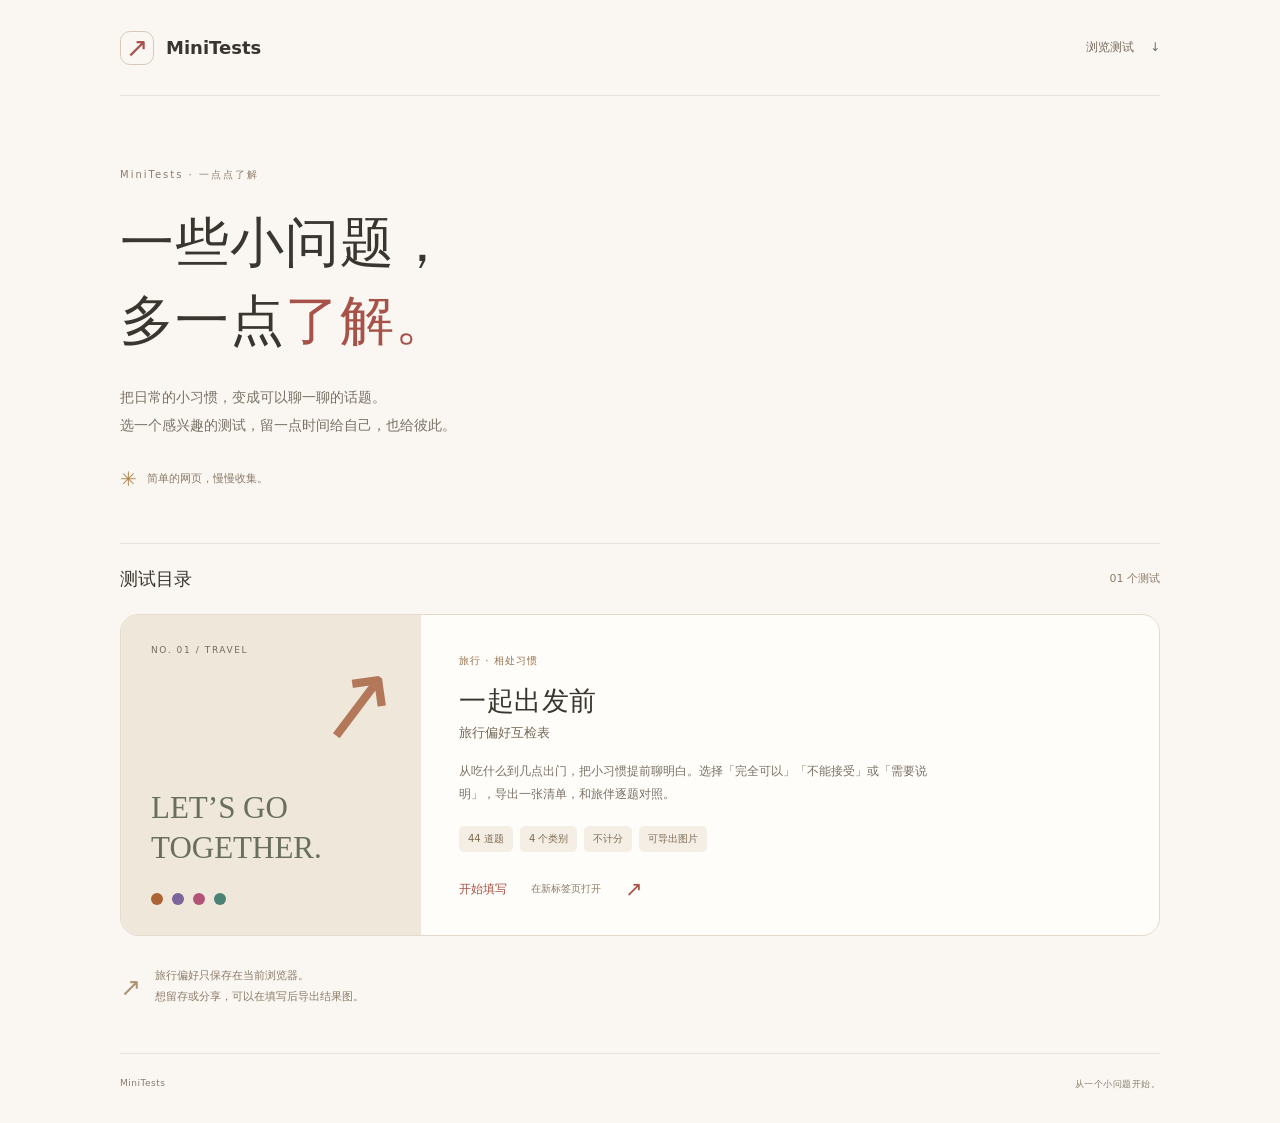
<file: docs/index.html>
<!doctype html>
<html lang="zh-CN">
<head>
  <meta charset="utf-8">
  <meta name="viewport" content="width=device-width,initial-scale=1">
  <meta name="theme-color" content="#faf7f2">
  <meta name="description" content="一个简单测试与问卷的小集合。从旅行偏好开始，用小问题多了解彼此一点。">
  <title>MiniTests</title>
  <link rel="icon" href="favicon.svg" type="image/svg+xml">
  <link rel="stylesheet" href="assets/index.css?v=20261030-3">
  <script src="travel-preference/questions.js?v=explanations-20261031-2" defer></script>
  <script src="assets/index.js?v=explanations-20261031-2" defer></script>
</head>
<body>
  <header class="site-header">
    <a class="brand" href="./" aria-label="MiniTests 首页"><span class="brand-mark" aria-hidden="true">↗</span>MiniTests</a>
    <a class="header-link" href="#tests">浏览测试 <span aria-hidden="true">↓</span></a>
  </header>
  <main id="main">
    <section class="intro" aria-labelledby="page-title">
      <p class="eyebrow">MiniTests · 一点点了解</p>
      <h1 id="page-title">一些小问题，<br>多一点<span>了解。</span></h1>
      <p class="intro-copy">把日常的小习惯，变成可以聊一聊的话题。<br>选一个感兴趣的测试，留一点时间给自己，也给彼此。</p>
      <p class="collection-note"><span aria-hidden="true">✳</span> 简单的网页，慢慢收集。</p>
    </section>
    <section id="tests" class="collection" aria-labelledby="collection-title">
      <div class="section-heading"><h2 id="collection-title">测试目录</h2><span>01 个测试</span></div>
      <a class="test-card" href="travel-preference/" target="_blank" rel="noopener noreferrer" aria-labelledby="travel-title" aria-describedby="travel-description travel-open-note">
        <div class="card-art" aria-hidden="true">
          <span class="card-number">NO. 01 / TRAVEL</span>
          <span class="art-arrow">↗</span>
          <span class="art-title">LET’S GO<br>TOGETHER.</span>
          <div class="color-dots"><i></i><i></i><i></i><i></i></div>
        </div>
        <div class="card-copy">
          <span class="card-category">旅行 · 相处习惯</span>
          <h3 id="travel-title">一起出发前</h3>
          <p class="card-subtitle">旅行偏好互检表</p>
          <p id="travel-description">从吃什么到几点出门，把小习惯提前聊明白。选择「完全可以」「不能接受」或「需要说明」，导出一张清单，和旅伴逐题对照。</p>
          <ul class="card-tags" aria-label="测试特点"><li><span id="travel-question-count">44</span> 道题</li><li><span id="travel-group-count">4</span> 个类别</li><li>不计分</li><li>可导出图片</li></ul>
          <span class="card-action">开始填写 <span id="travel-open-note">在新标签页打开</span><span aria-hidden="true">↗</span></span>
        </div>
      </a>
    </section>
    <aside class="privacy-note" aria-label="填写提示"><span aria-hidden="true">↗</span><p>旅行偏好只保存在当前浏览器。<br>想留存或分享，可以在填写后导出结果图。</p></aside>
  </main>
  <footer><span>MiniTests</span><p>从一个小问题开始。</p></footer>
</body>
</html>
</file>
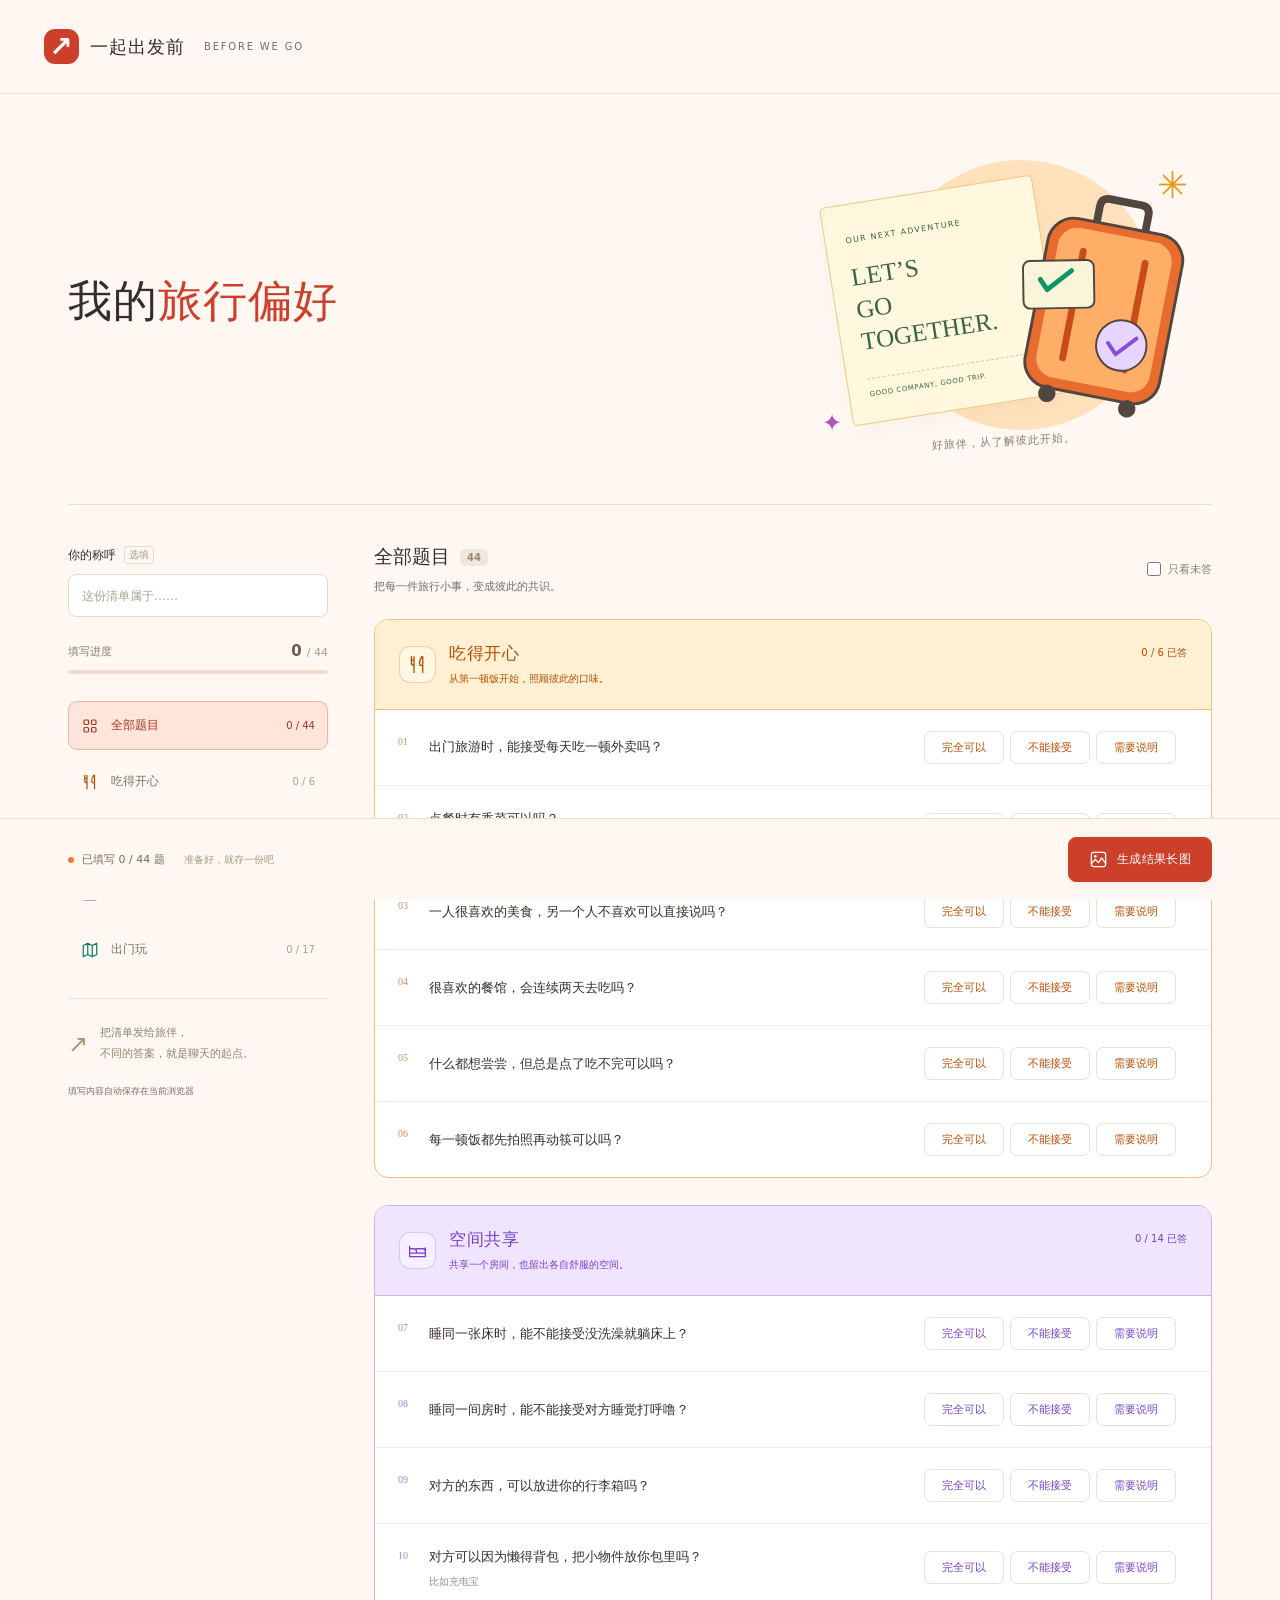
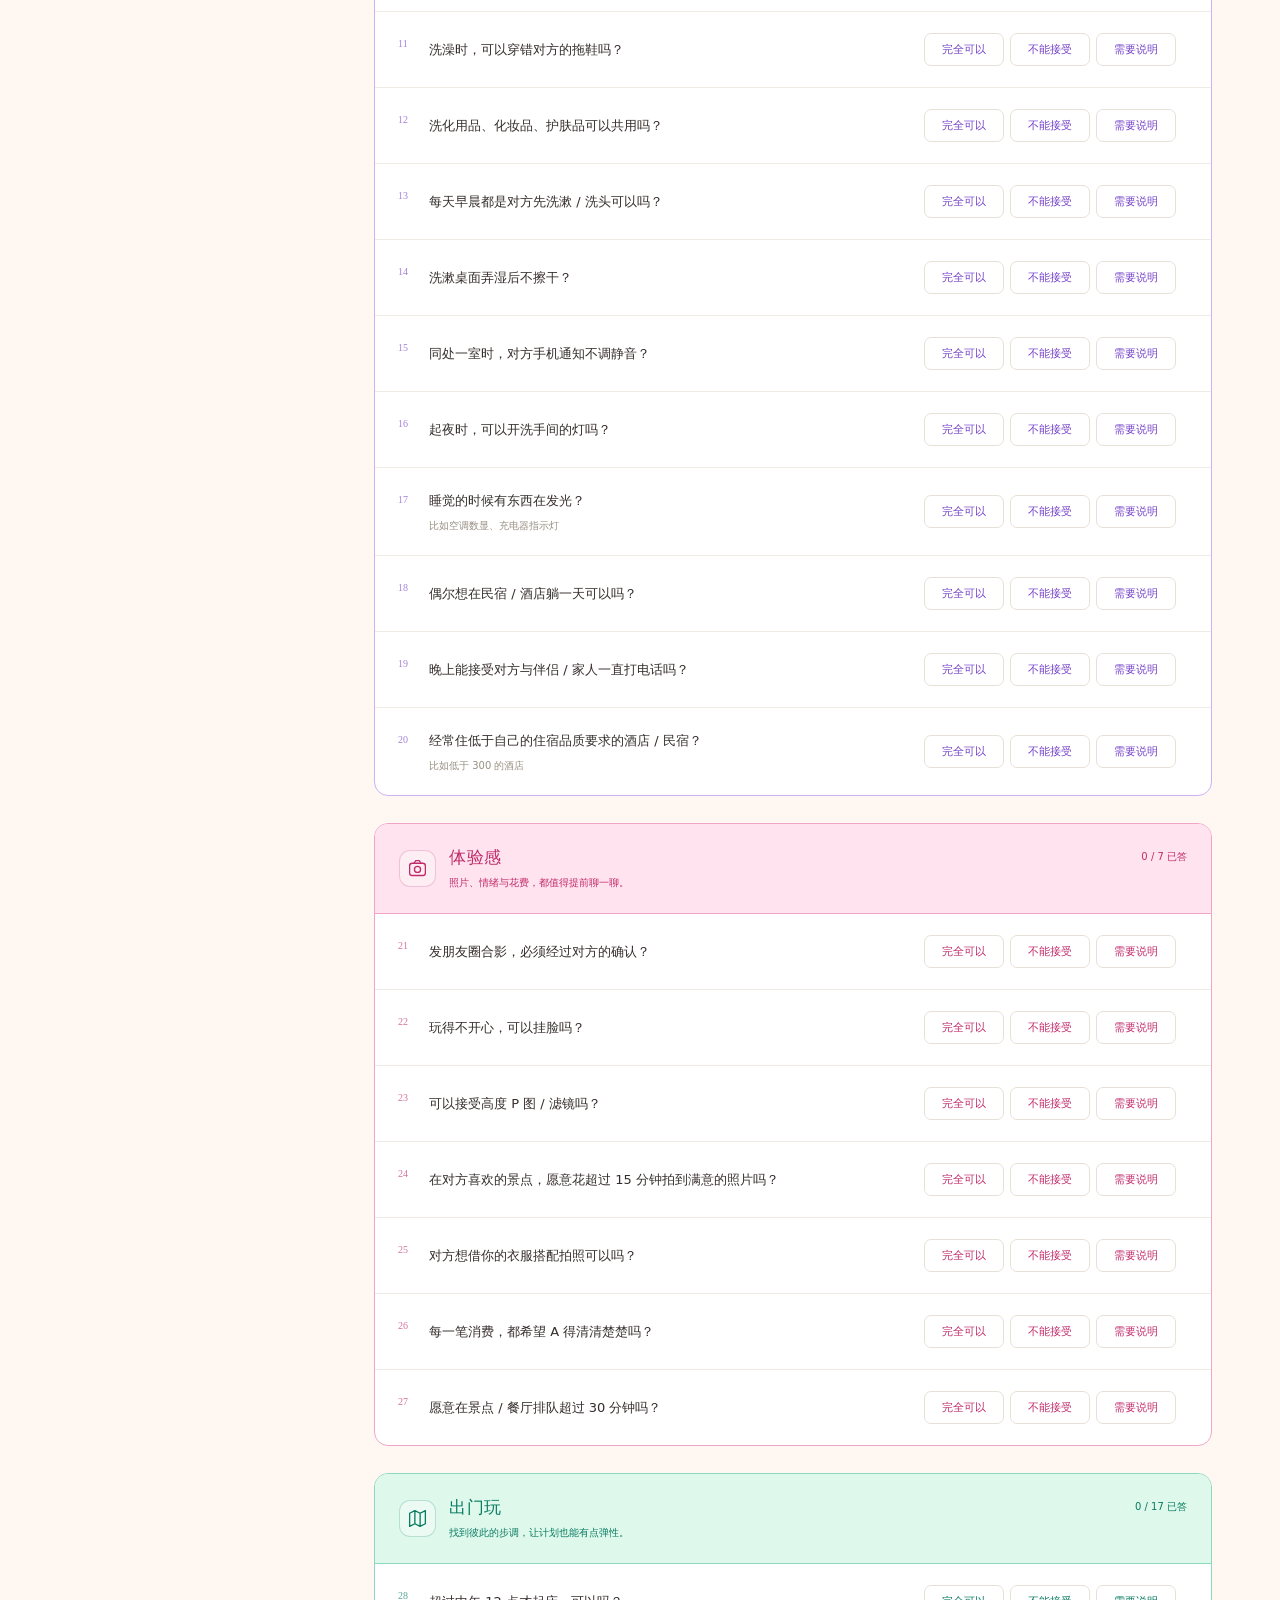
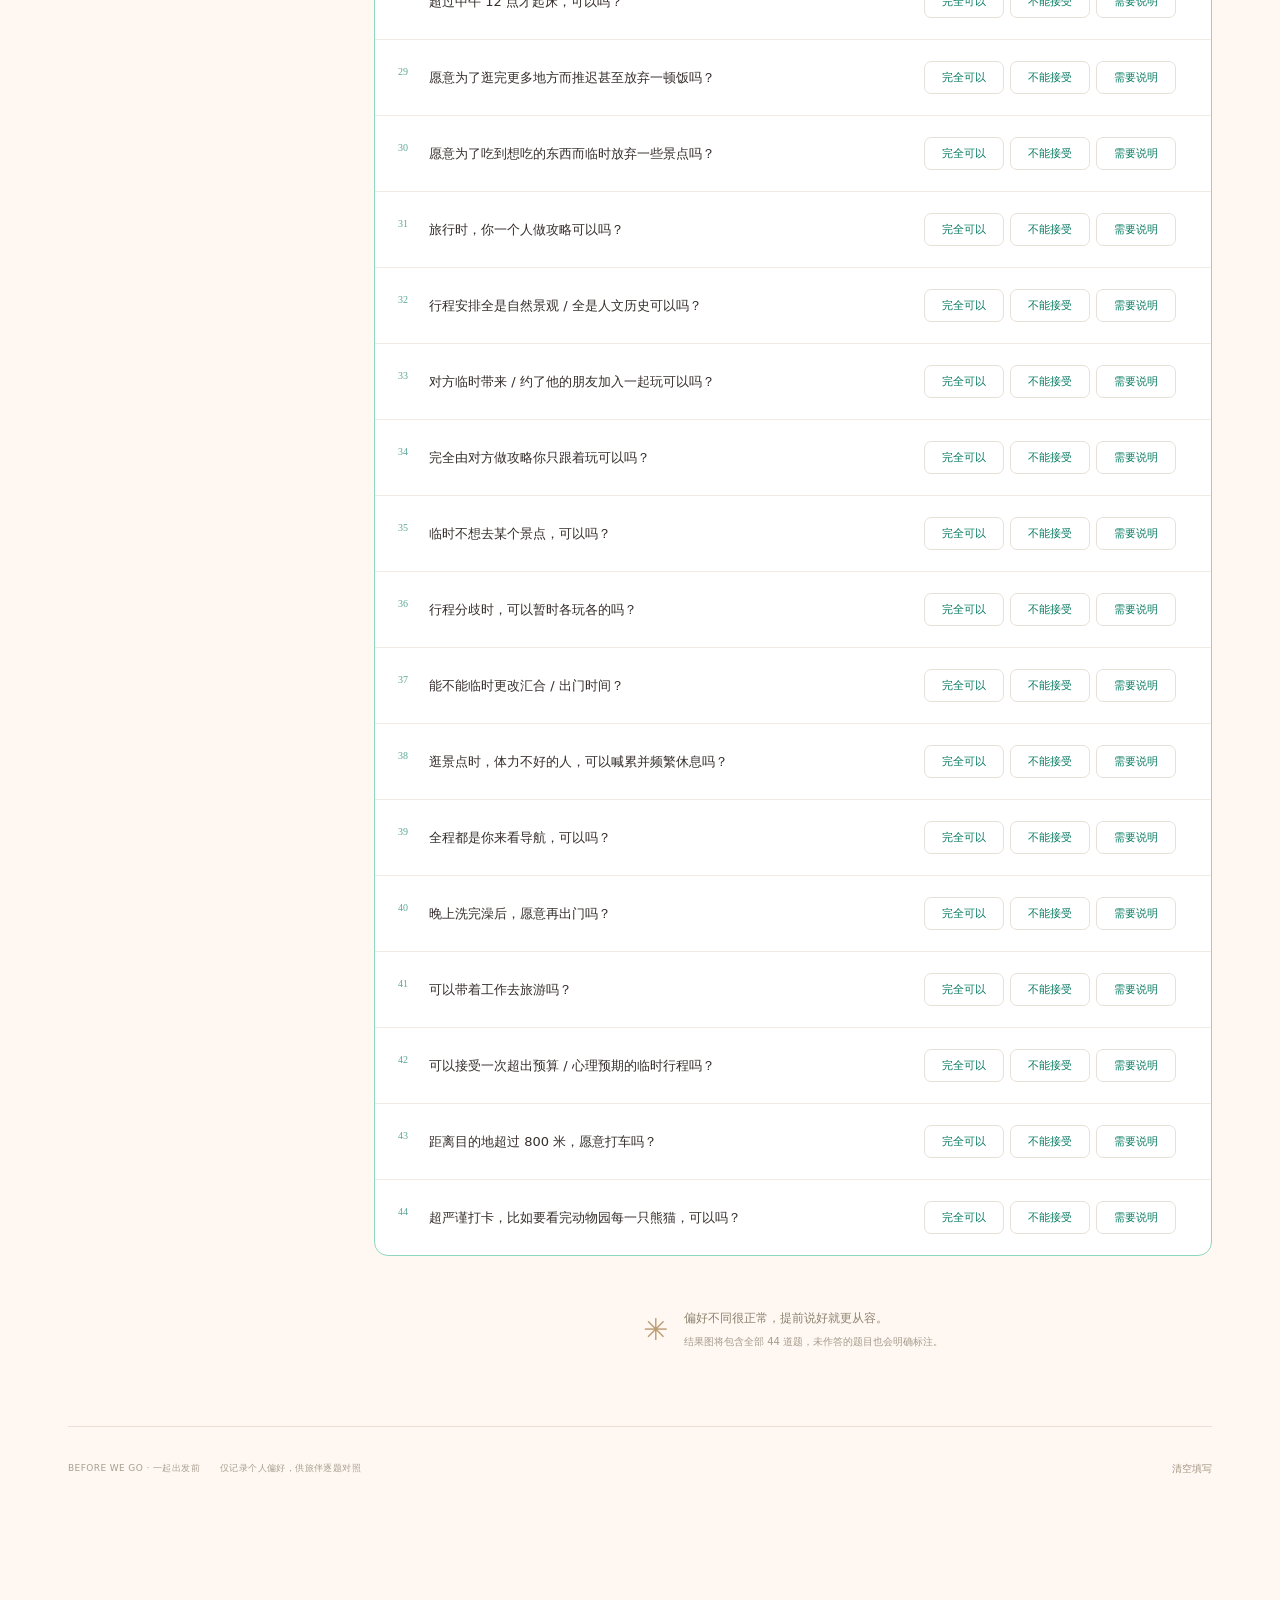
<file: docs/travel-preference/index.html>
<!doctype html>
<html lang="zh-CN">
<head>
  <meta charset="utf-8">
  <meta name="viewport" content="width=device-width,initial-scale=1">
  <meta name="theme-color" content="#fff8f2">
  <meta name="description" content="44 道旅行偏好题，分为吃饭、空间共享、体验感、出门玩四大类。选择完全可以、不能接受，或填写详细说明，生成完整结果长图，长按保存后与旅伴一起对照。">
  <title>一起出发前 · 旅行偏好互检表</title>
  <link rel="icon" href="favicon.svg?v=explanations-20261031-2" type="image/svg+xml">
  <link rel="stylesheet" href="styles.css?v=explanations-20261031-2">
  <script src="questions.js?v=explanations-20261031-2" defer></script>
  <script src="share.js?v=explanations-20261031-2" defer></script>
  <script src="app.js?v=explanations-20261031-2" defer></script>
</head>
<body>
  <header class="site-header">
    <a href="#" class="brand" aria-label="一起出发前，回到顶部"><span class="brand-mark" aria-hidden="true">↗</span>一起出发前<span class="brand-en">BEFORE WE GO</span></a>
  </header>

  <main class="page-shell">
    <section class="hero" aria-labelledby="page-title">
      <div class="hero-copy">
        <h1 id="page-title">我的<span class="title-accent">旅行偏好</span></h1>
      </div>
      <div class="hero-art" aria-hidden="true">
        <div class="art-orbit"></div><span class="art-star star-one">✳</span><span class="art-star star-two">✦</span>
        <div class="ticket"><span>OUR NEXT ADVENTURE</span><strong>LET’S<br>GO TOGETHER.</strong><div class="ticket-line"></div><small>GOOD COMPANY, GOOD TRIP.</small></div>
        <svg class="luggage" viewBox="0 0 200 240"><path d="M77 37V18q0-9 9-9h33q9 0 9 9v19" fill="none" stroke="#51473f" stroke-width="8"/><rect x="31" y="35" width="141" height="177" rx="27" fill="#e76c2e" stroke="#51473f" stroke-width="3"/><rect x="42" y="44" width="119" height="157" rx="20" fill="#ffae68"/><path d="M69 67v112M134 67v112" stroke="#c84c18" stroke-width="7" stroke-linecap="round"/><rect x="14" y="81" width="73" height="49" rx="7" fill="#faf4db" stroke="#51473f" stroke-width="2" transform="rotate(-12 50 105)"/><path d="m31 104 9 9 21-24" fill="none" stroke="#0d9468" stroke-width="5" stroke-linecap="round" stroke-linejoin="round"/><circle cx="60" cy="218" r="9" fill="#51473f"/><circle cx="144" cy="218" r="9" fill="#51473f"/><circle cx="126" cy="155" r="26" fill="#e8d5ff" stroke="#51473f" stroke-width="2"/><path d="m112 155 10 10 18-20" fill="none" stroke="#8250d4" stroke-width="4" stroke-linecap="round" stroke-linejoin="round"/></svg>
        <span class="art-label">好旅伴，从了解彼此开始。</span>
      </div>
    </section>

    <div class="workspace">
      <aside class="sidebar" aria-label="填写设置">
        <label class="name-label" for="respondent">你的称呼 <span>选填</span></label>
        <input id="respondent" maxlength="24" placeholder="这份清单属于……" autocomplete="nickname">
        <div class="progress-heading"><span>填写进度</span><strong id="progress-count">0 <span>/ 44</span></strong></div>
        <div class="progress-track" role="progressbar" aria-label="填写进度" aria-valuemin="0" aria-valuemax="44" aria-valuenow="0"><div id="progress-fill"></div></div>
        <nav class="category-nav" aria-label="题目分类" id="category-nav"></nav>
        <div class="sidebar-note"><span aria-hidden="true">↗</span><p>把清单发给旅伴，<br>不同的答案，就是聊天的起点。</p></div>
        <p class="storage-status" id="storage-status">填写内容自动保存在当前浏览器</p>
      </aside>

      <section class="question-area" aria-label="旅行偏好题目">
        <div class="list-toolbar"><div><h2 id="list-title">全部题目<span>44</span></h2><p id="list-subtitle">把每一件旅行小事，变成彼此的共识。</p></div><label class="unanswered-filter"><input type="checkbox" id="unanswered-filter"><span>只看未答</span></label></div>
        <div id="question-list"></div>
        <div class="empty-state" id="empty-state" hidden><span>✓</span><h3>这一部分，已经填好啦</h3><p>取消「只看未答」可查看或修改你的选择。</p></div>
        <div class="end-note"><span>✳</span><p>偏好不同很正常，提前说好就更从容。<br><small>结果图将包含全部 <span data-question-count>44</span> 道题，未作答的题目也会明确标注。</small></p></div>
      </section>
    </div>
  </main>

  <footer class="site-footer"><span>BEFORE WE GO · 一起出发前</span><p>仅记录个人偏好，供旅伴逐题对照</p><button class="quiet-button" id="reset-button">清空填写</button></footer>
  <div class="action-dock"><div class="dock-inner"><div class="dock-status"><span class="status-dot"></span><span id="dock-progress">已填写 0 / 44 题</span><small>准备好，就存一份吧</small></div><div class="dock-actions"><button class="primary-button" id="export-button"><svg viewBox="0 0 24 24" aria-hidden="true"><rect x="3" y="3" width="18" height="18" rx="3"/><circle cx="8" cy="8" r="1"/><path d="m3 17 5-5 4 4 4-6 5 7"/></svg><span>生成结果长图</span></button></div></div></div>

  <dialog id="result-dialog" class="result-dialog" aria-labelledby="result-title" aria-describedby="result-description save-hint">
    <div class="dialog-header"><div><h2 id="result-title">我的旅行偏好 · 结果长图</h2><p id="result-description"></p></div><button class="close-button" data-close="result-dialog" aria-label="关闭结果预览" autofocus>×</button></div>
    <div class="result-image-wrap" role="region" aria-label="结果长图，可上下滑动" tabindex="0"><img id="result-image" alt="包含全部 44 道题及所选偏好的结果长图"></div>
    <div class="dialog-actions"><p class="save-hint" id="save-hint"><strong>长按图片，保存到手机相册</strong><span>上下滑动查看完整结果</span></p><a class="secondary-button desktop-download" id="save-preview-link" download>下载 PNG 图片 ↓</a></div>
  </dialog>
  <dialog id="reset-dialog" class="reset-dialog" aria-labelledby="reset-title"><button class="close-button" data-close="reset-dialog" aria-label="取消清空">×</button><span class="reset-symbol" aria-hidden="true">↺</span><h2 id="reset-title">重新填写这份清单？</h2><p>称呼、全部答案和详细说明都会清空。已经下载的结果图不受影响。</p><div class="reset-actions"><button class="secondary-button" data-close="reset-dialog">保留填写</button><button class="primary-button" id="confirm-reset">确认清空</button></div></dialog>
  <div id="toast" class="toast" role="status" aria-live="polite"></div>
  <noscript><div class="noscript-note">请启用 JavaScript，以便填写清单和导出结果图。</div></noscript>
</body>
</html>
</file>
<file: docs/assets/index.css>
:root {
  color-scheme: light;
  font-family: "Microsoft YaHei", "PingFang SC", system-ui, sans-serif;
  color: #39352f;
  background: #faf7f2;
  font-synthesis: none;
  scroll-behavior: smooth;
}
* { box-sizing: border-box; }
body { margin: 0; }
a { color: inherit; text-decoration: none; }
a:focus-visible { outline: 3px solid #a75248; outline-offset: 6px; }
.site-header, main, footer { width: min(100% - 48px, 1040px); margin-inline: auto; }
.site-header { min-height: 96px; display: flex; justify-content: space-between; align-items: center; border-bottom: 1px solid #e8e2d9; gap: 24px; }
.brand { display: inline-flex; align-items: center; gap: 12px; font-size: 18px; font-weight: 600; }
.brand-mark { width: 34px; height: 34px; display: grid; place-items: center; border: 1px solid #d8cab7; border-radius: 10px; font-size: 27px; font-weight: 400; color: #a75248; }
.header-link { font-size: 12px; color: #786c5c; padding: 12px 0; }
.header-link span { margin-left: 12px; }
.intro { padding-block: 72px 52px; }
.eyebrow { font-size: 10px; letter-spacing: 2px; color: #8d7c6c; margin: 0 0 22px; }
h1 { font-size: clamp(36px, 5vw, 54px); line-height: 1.45; letter-spacing: 1px; font-weight: 600; margin: 0 0 22px; }
h1 span { color: #a75248; }
.intro-copy { font-size: 14px; line-height: 2; color: #797166; margin: 0; }
.collection-note { display: flex; align-items: center; gap: 10px; font-size: 11px; color: #8b7b68; margin: 28px 0 0; }
.collection-note span { font-size: 20px; color: #b58a51; }
.collection { scroll-margin-top: 24px; }
.section-heading { display: flex; align-items: center; justify-content: space-between; gap: 16px; padding-block: 23px; border-top: 1px solid #e8e2d9; }
.section-heading h2 { font-size: 18px; font-weight: 600; margin: 0; }
.section-heading > span { font-size: 11px; color: #8b7b68; }
.test-card { display: grid; grid-template-columns: 300px 1fr; border: 1px solid #e4dbce; border-radius: 18px; overflow: hidden; background: #fffdf9; transition: border-color .2s, box-shadow .2s; }
.test-card:hover { border-color: #bc977f; box-shadow: 0 8px 26px #6e503510; }
.card-art { background: #eee7da; min-height: 320px; padding: 30px; position: relative; overflow: hidden; display: flex; flex-direction: column; align-items: flex-start; }
.card-number { color: #786c5a; font-size: 9px; letter-spacing: 1.6px; }
.art-arrow { font-size: 100px; line-height: 1; color: #b3775a; position: absolute; top: 39px; right: 22px; transform: rotate(-8deg); }
.art-title { font-family: Georgia, serif; font-size: 31px; line-height: 1.3; color: #68705b; margin-top: auto; padding-top: 94px; z-index: 1; }
.color-dots { display: flex; gap: 9px; margin-top: 25px; }
.color-dots i { width: 12px; height: 12px; border-radius: 50%; background: #ad6335; }
.color-dots i:nth-child(2) { background: #7c659a; }
.color-dots i:nth-child(3) { background: #b25478; }
.color-dots i:nth-child(4) { background: #4b8275; }
.card-copy { padding: 34px 38px; }
.card-category { color: #987350; font-size: 10px; letter-spacing: 1px; }
.card-copy h3 { margin: 15px 0 5px; font-size: 27px; font-weight: 600; letter-spacing: .5px; }
.card-subtitle { font-size: 13px; color: #756959; margin: 0 0 18px; }
#travel-description { max-width: 470px; font-size: 12px; color: #797166; line-height: 1.95; margin: 0; }
.card-tags { padding: 0; margin: 20px 0 25px; display: flex; flex-wrap: wrap; gap: 7px; list-style: none; }
.card-tags li { font-size: 10px; padding: 6px 9px; background: #f4eee5; color: #7f6c53; border-radius: 5px; }
.card-action { font-size: 12px; font-weight: 600; color: #a75248; display: inline-flex; align-items: center; gap: 24px; }
.card-action > span { font-size: 21px; font-weight: 400; }
.card-action #travel-open-note { font-size: 10px; color: #8b7b68; font-weight: 400; }
.privacy-note { display: flex; gap: 14px; align-items: center; color: #8b7b68; padding-block: 30px 45px; }
.privacy-note > span { font-size: 25px; color: #ae9271; }
.privacy-note p { font-size: 11px; line-height: 1.9; margin: 0; }
footer { border-top: 1px solid #e8e2d9; padding-block: 24px 32px; display: flex; justify-content: space-between; gap: 16px; font-size: 9px; color: #877c6e; letter-spacing: .5px; }
footer p { margin: 0; }
@media (max-width: 700px) {
  .site-header, main, footer { width: calc(100% - 40px); }
  .site-header { min-height: 76px; }
  .brand { font-size: 16px; gap: 9px; }
  .header-link { font-size: 11px; }
  .intro { padding-block: 44px 36px; }
  .eyebrow { font-size: 9px; margin-bottom: 18px; }
  h1 { font-size: 37px; margin-bottom: 18px; }
  .intro-copy { font-size: 12px; }
  .collection-note { margin-top: 21px; font-size: 10px; }
  .test-card { grid-template-columns: 1fr; border-radius: 14px; }
  .card-art { min-height: 208px; padding: 24px; }
  .art-title { padding-top: 38px; font-size: 26px; }
  .art-arrow { font-size: 93px; top: 30px; right: 26px; }
  .color-dots { margin-top: 17px; }
  .card-copy { padding: 27px 24px; }
  .card-copy h3 { font-size: 25px; }
  .card-tags { gap: 6px; }
  .privacy-note { padding-block: 25px 34px; }
  footer { font-size: 8px; }
}
@media (prefers-reduced-motion: reduce) {
  :root { scroll-behavior: auto; }
  * { transition: none !important; }
}
</file>
<file: docs/travel-preference/styles.css>
:root{--paper:#fff8f2;--ink:#352d2b;--muted:#756b65;--line:#eeded3;--primary:#cc402b;--food:#b94c00;--food-bg:#fff0d4;--space:#7442c8;--space-bg:#efe5ff;--experience:#c02b6b;--experience-bg:#ffe3ee;--outing:#087b61;--outing-bg:#dff8ec;font-family:"Microsoft YaHei","PingFang SC",system-ui,sans-serif;color:var(--ink);background:var(--paper);font-synthesis:none;scroll-behavior:smooth}
*{box-sizing:border-box}body{margin:0}button,input{font:inherit}button,a,input{-webkit-tap-highlight-color:transparent}button{cursor:pointer}button:disabled{cursor:wait;opacity:.6}a{color:inherit;text-decoration:none}button:focus-visible,a:focus-visible,input:focus-visible{outline:3px solid #cc402b66;outline-offset:4px}button svg{width:19px;height:19px;fill:none;stroke:currentColor;stroke-width:1.6;stroke-linecap:round;stroke-linejoin:round}button{transition:background .18s,transform .18s,border-color .18s}button:active{transform:translateY(1px)}[hidden]{display:none!important}
.site-header{max-width:1280px;margin:auto;height:94px;display:flex;align-items:center;justify-content:space-between;padding:0 44px;border-bottom:1px solid var(--line)}.brand{display:flex;align-items:center;gap:11px;font-weight:700;font-size:18px;letter-spacing:1px}.brand-mark{width:35px;height:35px;background:var(--primary);color:#ffffff;display:grid;place-items:center;border-radius:11px;font-size:28px;line-height:1}.brand-en{font-size:10px;color:var(--muted);margin-left:8px;font-weight:500;letter-spacing:1.8px}.quiet-button{border:0;background:none;display:inline-flex;align-items:center;justify-content:center;gap:7px;color:#706b63;font-size:13px;padding:10px 0}.quiet-button:hover{color:var(--primary)}.page-shell{max-width:1192px;margin:auto;padding:0 24px}.hero{display:flex;align-items:center;justify-content:space-between;padding:62px 0 58px;gap:25px}.eyebrow{font-size:10px;letter-spacing:2px;font-weight:600;color:#8d7c6c;display:inline-flex;align-items:center;gap:9px}.hero h1{font-size:44px;line-height:1.45;letter-spacing:1px;font-weight:650;margin:18px 0}.title-accent{color:var(--primary)}.hero-art{position:relative;flex:0 0 390px;height:290px}.art-orbit{position:absolute;width:270px;height:270px;border-radius:50%;background:#ffe1bc;top:4px;left:64px}.ticket{position:absolute;background:#fff8de;border:1px solid #f0c880;box-shadow:0 8px 20px #7e71550b;width:215px;top:34px;left:13px;height:221px;transform:rotate(-9deg);border-radius:5px;padding:23px 20px;color:#386543}.ticket>span{font-size:8px;letter-spacing:1.3px}.ticket strong{display:block;font-family:Georgia,serif;font-weight:500;font-size:25px;line-height:1.3;margin:15px 0}.ticket-line{border-top:1px dashed #ccc8b3;margin-top:20px}.ticket small{font-size:7px;letter-spacing:.6px;display:block;margin-top:11px}.luggage{position:absolute;width:194px;top:35px;right:12px;transform:rotate(11deg)}.art-star{position:absolute;font-size:37px;z-index:2}.star-one{right:24px;top:8px;color:#e79c19}.star-two{left:0;bottom:9px;color:#ae55b9;font-size:24px}.art-label{position:absolute;bottom:-3px;left:110px;transform:rotate(-3deg);font-size:11px;color:#8b7e6b;letter-spacing:1px}
.workspace{display:grid;grid-template-columns:260px minmax(0,1fr);gap:46px;align-items:start;border-top:1px solid var(--line);padding-top:36px}.sidebar{position:sticky;top:24px;padding:5px 0 0}.name-label{font-size:12px;display:flex;align-items:center;gap:8px;margin-bottom:10px}.name-label span{font-size:10px;color:#a49a8d;border:1px solid #e3dbce;border-radius:3px;padding:1px 4px}#respondent{width:100%;background:#ffffff;border:1px solid #e3dbcf;border-radius:8px;padding:12px 13px;font-size:12px;color:var(--ink);height:43px}#respondent::placeholder{color:#aaa092}.progress-heading{display:flex;align-items:center;justify-content:space-between;font-size:11px;color:#877d71;margin:25px 0 10px}.progress-heading strong{font-size:15px;color:#6c5a4c;font-weight:550}.progress-heading strong span{color:#a99d91;font-size:11px;font-weight:400}.progress-track{height:4px;background:#f2dbce;border-radius:3px;overflow:hidden}.progress-track>div{height:100%;background:#cc402b;border-radius:3px;transition:width .25s;width:0}.category-nav{display:flex;flex-direction:column;gap:7px;margin-top:27px}.category-button{border:1px solid transparent;background:none;color:#777064;border-radius:9px;display:flex;align-items:center;text-align:left;gap:12px;padding:12px;font-size:12px;min-height:49px}.category-button:hover{background:#fff0e3}.category-button.active{background:#ffe5dc;border-color:#edb4a4;color:#a73422}.category-button .nav-icon{display:grid;place-items:center}.nav-icon svg{width:18px;height:18px}.category-button .category-count{margin-left:auto;color:#aaa08f;font-size:10px;font-variant-numeric:tabular-nums}.category-button.active .category-count{color:#a73422}.category-button[data-group=food]{--accent:var(--food);--tint:var(--food-bg)}.category-button[data-group=space]{--accent:var(--space);--tint:var(--space-bg)}.category-button[data-group=experience]{--accent:var(--experience);--tint:var(--experience-bg)}.category-button[data-group=outing]{--accent:var(--outing);--tint:var(--outing-bg)}.category-button:not([data-group=all]) .nav-icon{color:var(--accent)}.category-button:not([data-group=all]).active{background:var(--tint);color:var(--accent);border-color:color-mix(in srgb,var(--accent) 20%,transparent)}.sidebar-note{margin:24px 0 0;padding-top:24px;border-top:1px solid var(--line);display:flex;gap:12px;align-items:center;color:#8c826f}.sidebar-note>span{font-size:24px;color:#ae9271}.sidebar-note p{font-size:11px;line-height:1.9;margin:0}.storage-status{font-size:9px;color:#756b65;margin-top:19px;line-height:1.7}.list-toolbar{display:flex;justify-content:space-between;align-items:center;margin:0 0 25px;padding:3px 0 0}.list-toolbar h2{font-size:19px;font-weight:600;margin:0;display:flex;gap:10px;align-items:center}.list-toolbar h2 span{font-size:10px;color:#988570;background:#eee8de;border-radius:5px;padding:3px 7px}.list-toolbar p{font-size:11px;color:var(--muted);margin:9px 0 0}.unanswered-filter{font-size:11px;color:#8a7e6d;display:flex;align-items:center;gap:7px;white-space:nowrap;cursor:pointer;margin-left:14px}.unanswered-filter input{accent-color:var(--primary);width:14px;height:14px;margin:0}.question-group{margin-bottom:27px;border:1px solid var(--border);border-radius:14px;overflow:hidden;background:#ffffff;--accent:var(--food);--tint:var(--food-bg);--border:#f0c17a}.question-group[data-group=space]{--accent:var(--space);--tint:var(--space-bg);--border:#cbb2f5}.question-group[data-group=experience]{--accent:var(--experience);--tint:var(--experience-bg);--border:#f1a6c7}.question-group[data-group=outing]{--accent:var(--outing);--tint:var(--outing-bg);--border:#8dd7bc}.group-heading{background:var(--tint);padding:22px 24px;display:flex;align-items:center;gap:13px;border-bottom:1px solid var(--border)}.group-icon{display:grid;place-items:center;width:37px;height:37px;border:1px solid color-mix(in srgb,var(--accent) 22%,transparent);border-radius:11px;color:var(--accent);background:#ffffff60}.group-icon svg{width:21px;height:21px;fill:none;stroke:currentColor;stroke-width:1.5;stroke-linecap:round;stroke-linejoin:round}.group-heading h3{font-size:17px;color:var(--accent);margin:0 0 6px;letter-spacing:.5px;font-weight:600}.group-heading p{font-size:10px;color:var(--accent);opacity:1;margin:0;line-height:1.6}.group-total{margin-left:auto;color:var(--accent);font-size:10px;white-space:nowrap;align-self:flex-start;margin-top:4px;opacity:1}.question-row{display:flex;align-items:center;gap:14px;padding:21px 23px;position:relative;flex-wrap:wrap}.question-row+.question-row{border-top:1px solid #f0ece5}.question-number{align-self:flex-start;font-size:10px;font-family:Georgia,serif;font-variant-numeric:tabular-nums;color:var(--accent);margin-top:5px;opacity:.65;min-width:17px}.question-copy{flex:1;min-width:0;margin:0;border:0;padding:0}.question-copy legend{font-size:13px;line-height:1.85;font-weight:500;padding:0;max-width:100%}.question-note{font-size:10px;color:#999083;margin:4px 0 0;line-height:1.7}.answer-controls{display:flex;gap:6px;flex-shrink:0;align-items:center}.answer-option{display:block;position:relative;cursor:pointer}.answer-option input{position:absolute;opacity:0;width:1px;height:1px}.answer-option span{display:flex;align-items:center;justify-content:center;min-width:80px;height:33px;border:1px solid #e6e0d7;border-radius:7px;background:#ffffff;font-size:11px;color:var(--accent);font-weight:600;letter-spacing:0;transition:all .15s}.answer-option:hover span{border-color:var(--accent);color:var(--accent)}.answer-option input:checked+span{background:var(--accent);border-color:var(--accent);color:white}.answer-option input:focus-visible+span{outline:3px solid var(--accent);outline-offset:3px}.clear-answer{height:22px;width:20px;padding:0;line-height:1;border:0;background:none;color:#aaa093;font-size:17px;opacity:0;pointer-events:none;margin-right:-14px}.question-row.answered .clear-answer{opacity:.7;pointer-events:auto}.clear-answer:hover{color:var(--accent)}.empty-state{text-align:center;padding:65px 20px;background:#ffffff;border:1px dashed #dacfbd;border-radius:14px;color:#827561}.empty-state>span{font-size:24px}.empty-state h3{font-size:17px}.empty-state p{font-size:12px}.end-note{display:flex;justify-content:center;align-items:center;gap:16px;margin:39px 0 29px;color:#8d826e}.end-note>span{font-size:30px;color:#bd9d76}.end-note p{font-size:12px;line-height:1.9}.end-note small{font-size:10px;color:#a69b8d}.site-footer{max-width:1144px;margin:32px auto 110px;padding:25px 0;border-top:1px solid var(--line);display:flex;align-items:center;gap:20px;color:#a89e91;font-size:9px;letter-spacing:.4px}.site-footer p{margin:0;flex:1}.site-footer .quiet-button{font-size:10px;color:#a39583}.action-dock{position:fixed;bottom:0;left:0;width:100%;border-top:1px solid #e7dfd2;background:#fff8f2f2;backdrop-filter:blur(12px);z-index:5;padding-bottom:env(safe-area-inset-bottom)}.dock-inner{max-width:1144px;margin:auto;display:flex;align-items:center;justify-content:space-between;gap:20px;padding:18px 0}.dock-status{display:flex;align-items:center;gap:8px;font-size:11px;color:#7b6c5b}.dock-status small{font-size:10px;color:#a49785;margin-left:11px}.status-dot{height:6px;width:6px;border-radius:50%;background:#ed7d32}.dock-actions{display:flex;gap:10px}.primary-button,.secondary-button{border-radius:8px;min-height:43px;padding:12px 20px;display:inline-flex;justify-content:center;align-items:center;gap:9px;font-size:12px;letter-spacing:.3px;line-height:1.4;white-space:nowrap}.primary-button{border:1px solid var(--primary);background:var(--primary);color:#ffffff;box-shadow:0 3px 7px #6e3d2910}.primary-button:hover{background:#b53222;border-color:#b53222}.secondary-button{border:1px solid #dcd1c0;background:#fffcf6;color:#82705a}.secondary-button:hover{background:#f0e9dd}
dialog{padding:0;border:1px solid #e6dccd;border-radius:16px;background:var(--paper);color:var(--ink);max-height:90vh;box-shadow:0 20px 90px #44372333}dialog::backdrop{background:#30292088;backdrop-filter:blur(4px)}.dialog-header{display:flex;justify-content:space-between;align-items:flex-start;padding:25px 27px 20px;gap:20px}.dialog-header h2{font-size:20px;margin:10px 0 0;font-weight:600}.dialog-header p{font-size:11px;color:#918575;line-height:1.8;margin:9px 0 0}.close-button{flex:0 0 32px;width:32px;height:32px;border:1px solid #e0d6c7;background:#fffaf2;color:#8b7963;border-radius:50%;font-size:23px;display:grid;place-items:center;padding:0;line-height:1}.result-dialog{width:800px;height:90vh;height:90dvh;max-height:90dvh}.result-dialog[open]{display:flex;flex-direction:column;overflow:hidden}body:has(#result-dialog[open]){overflow:hidden}.result-dialog .dialog-header{flex-shrink:0}.result-dialog .dialog-header h2{margin:0}.result-image-wrap{flex:1;min-height:0;padding:0 26px 25px;overflow:auto;overscroll-behavior:contain;background:#eae4d9}.result-image-wrap img{display:block;width:100%;height:auto;box-shadow:0 4px 16px #4f422d12;margin-top:22px;-webkit-touch-callout:default;user-select:auto}.dialog-actions{flex-shrink:0;padding:18px 26px;display:flex;justify-content:space-between;align-items:center;gap:15px}.save-hint{margin:0;line-height:1.7}.save-hint strong{display:block;font-size:14px;font-weight:600;color:var(--primary)}.save-hint span{display:block;font-size:11px;color:var(--muted)}.desktop-download{text-decoration:none;cursor:pointer}.reset-dialog{width:400px;padding:34px}.reset-dialog>.close-button{position:absolute;right:15px;top:15px}.reset-symbol{font-size:32px;color:var(--primary)}.reset-dialog h2{font-size:20px}.reset-dialog p{font-size:12px;color:#938370;line-height:1.9}.reset-actions{display:flex;gap:10px;justify-content:flex-end;margin-top:27px}.toast{position:fixed;bottom:100px;left:50%;transform:translate(-50%,12px);background:#4f4438;color:#fffaf1;padding:13px 20px;max-width:90%;border-radius:10px;box-shadow:0 6px 30px #49371d20;font-size:12px;opacity:0;pointer-events:none;transition:all .2s;z-index:15;text-align:center;line-height:1.6}.toast.show{opacity:1;transform:translate(-50%,0)}.noscript-note{padding:25px;text-align:center;background:#f8e4da;color:#cc402b}
@media(min-width:1450px){.site-header{max-width:1360px}.page-shell{max-width:1240px}.workspace{grid-template-columns:270px minmax(0,1fr);gap:65px}.site-footer,.dock-inner{max-width:1192px}.hero{padding-top:70px;padding-bottom:67px}.hero h1{font-size:48px}.question-copy legend{font-size:14px}.question-row{padding:23px 25px}}
@media(max-width:1100px){.site-header{margin:0 24px;padding:0 8px;height:80px}.hero h1{font-size:36px}.hero-art{flex-basis:320px;transform:scale(.9);transform-origin:right center;margin-left:-30px}.workspace{grid-template-columns:220px minmax(0,1fr);gap:25px}.hero{padding:45px 0}.question-row{padding:19px 17px;gap:10px}.question-copy legend{font-size:12px}.group-heading{padding:19px 18px}.answer-option span{min-width:72px}.site-footer,.dock-inner{margin-left:24px;margin-right:24px}.dock-status small{display:none}}
@media(max-width:760px){.site-header{height:64px;margin:0 20px;padding:0}.brand{font-size:16px;gap:8px}.brand-mark{width:30px;height:30px;font-size:25px}.brand-en{display:none}.quiet-button{font-size:11px}.page-shell{padding:0 20px}.hero{padding:24px 0 20px;gap:0;position:relative;overflow:hidden}.hero h1{font-size:30px;line-height:1.3;letter-spacing:0;margin:0}.hero-art{display:none}.workspace{display:block;padding-top:20px}.sidebar{position:static;padding:0}.name-label{margin:0 0 9px;font-size:11px}.progress-heading{margin:18px 0 9px}.category-nav{flex-direction:row;gap:7px;overflow:auto;margin:23px -20px 25px;padding:0 20px 10px;scrollbar-width:thin}.category-button{padding:10px 12px;flex-shrink:0;min-height:41px;font-size:11px;gap:7px;border-color:#e5dccd;background:#fffcf6}.category-button .category-count{display:none}.nav-icon svg{width:15px;height:15px}.sidebar-note{display:none}.storage-status{margin:0 0 20px;font-size:9px}.list-toolbar{margin-bottom:20px}.list-toolbar h2{font-size:17px}.list-toolbar p{font-size:10px;line-height:1.7;max-width:235px}.unanswered-filter{font-size:10px}.group-heading{padding:18px 16px;gap:11px}.group-heading h3{font-size:16px}.group-heading p{font-size:9px;max-width:230px}.group-total{font-size:9px}.group-icon{width:32px;height:32px;border-radius:9px}.question-group{margin-bottom:20px;border-radius:12px}.question-row{padding:18px 15px;gap:9px;flex-wrap:wrap}.question-number{font-size:10px;min-width:16px}.question-copy{flex-basis:calc(100% - 25px)}.question-copy legend{font-size:13px}.answer-controls{padding-left:25px;width:100%;margin-top:5px;gap:8px}.answer-option{flex:1}.answer-option span{height:36px;width:100%;font-size:11px}.clear-answer{margin-right:0;flex-shrink:0;width:26px}.question-note{font-size:10px}.question-row:not(.answered) .clear-answer{display:none}.end-note{margin:24px 0;align-items:flex-start;gap:10px}.end-note>span{font-size:25px;margin-top:8px}.end-note p{font-size:11px}.end-note small{font-size:9px}.site-footer{margin:20px 20px 144px;padding:22px 0;flex-wrap:wrap;gap:10px;font-size:8px}.site-footer p{flex-basis:100%;line-height:1.8;order:3}.site-footer .quiet-button{margin-left:auto;padding:0}.dock-inner{margin:0 20px;padding:12px 0;gap:12px;flex-wrap:wrap}.dock-status{font-size:10px;flex-basis:100%;gap:6px}.status-dot{width:5px;height:5px}.dock-actions{width:100%;gap:9px}.dock-actions .primary-button{flex:1}.primary-button,.secondary-button{font-size:11px;min-height:42px;padding:11px 15px}.dock-actions .secondary-button{padding:11px 18px}.toast{bottom:130px;width:max-content}.dialog-header{padding:20px;gap:10px}.dialog-header h2{font-size:17px}.dialog-header .eyebrow{font-size:8px;letter-spacing:1.5px}dialog{max-width:calc(100vw - 24px);max-height:92vh;border-radius:13px}.result-dialog{height:92vh;height:92dvh;max-height:92dvh}.result-image-wrap{padding:0 12px 12px}.result-image-wrap img{margin-top:12px}.dialog-actions{padding:14px 15px calc(14px + env(safe-area-inset-bottom));gap:10px;justify-content:center}.save-hint{text-align:center}.save-hint strong{font-size:13px}.desktop-download{display:none}.reset-dialog{padding:28px}.reset-dialog h2{font-size:18px}}
@media(min-width:761px) and (max-height:850px){.site-header{height:76px}.hero{padding:26px 0}.hero h1{font-size:36px;line-height:1.35;margin:12px 0}.hero-art{height:240px;transform:scale(.82);transform-origin:right center}.workspace{padding-top:28px}}
@media(prefers-reduced-motion:reduce){:root{scroll-behavior:auto}*,*:before,*:after{transition:none!important}}
@media(hover:none),(pointer:coarse){.desktop-download{display:none}}
.answer-detail{flex:0 0 calc(100% - 31px);margin-left:31px;min-width:0}.detail-heading{display:flex;align-items:center;justify-content:space-between;gap:12px;margin:0 0 8px;color:var(--accent);font-size:11px}.detail-count{color:var(--muted);font-size:10px;font-variant-numeric:tabular-nums}.answer-detail textarea{display:block;width:100%;min-height:96px;padding:11px 12px;border:1px solid color-mix(in srgb,var(--accent) 30%,white);border-radius:8px;background:#fff;color:var(--ink);font:inherit;font-size:13px;line-height:1.7;resize:vertical}.answer-detail textarea::placeholder{color:#9a8c7b}.answer-detail textarea:focus{outline:2px solid var(--accent);outline-offset:2px}
@media(max-width:1100px){.question-copy{flex-basis:calc(100% - 27px)}.answer-controls{width:100%;padding-left:27px}.answer-option{flex:1}.answer-option span{min-width:0}.clear-answer{margin-right:0}.answer-detail{flex-basis:calc(100% - 27px);margin-left:27px}}
@media(max-width:760px){.question-copy{flex-basis:calc(100% - 25px)}.answer-controls{padding-left:25px}.answer-detail{flex-basis:calc(100% - 25px);margin-left:25px}.answer-detail textarea{font-size:16px}}
</file>
